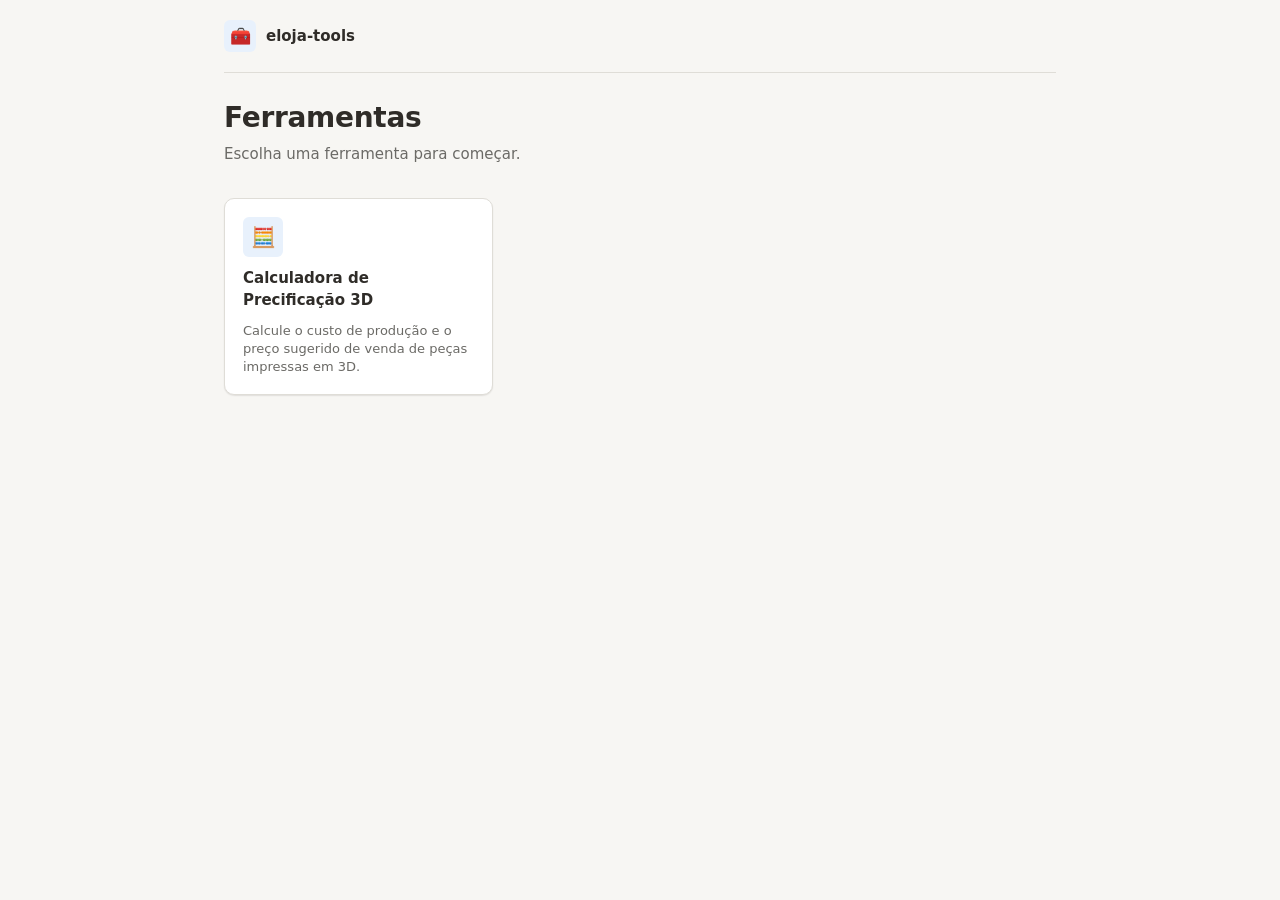
<file: index.html>
<!DOCTYPE html>
<html lang="pt-BR">
<head>
  <meta charset="UTF-8" />
  <meta name="viewport" content="width=device-width, initial-scale=1.0, viewport-fit=cover" />
  <meta name="theme-color" content="#f7f6f3" media="(prefers-color-scheme: light)" />
  <meta name="theme-color" content="#f7f6f3" media="(prefers-color-scheme: dark)" />
  <meta name="mobile-web-app-capable" content="yes" />
  <meta name="apple-mobile-web-app-capable" content="yes" />
  <meta name="apple-mobile-web-app-status-bar-style" content="default" />
  <meta name="apple-mobile-web-app-title" content="eloja-tools" />
  <title>eloja-tools — Ferramentas para lojistas</title>
  <link rel="stylesheet" href="css/main.css" />
</head>
<body>
  <div class="page">
    <header class="site-header">
      <span class="site-header__home">
        <span class="site-header__logo">🧰</span>
        eloja-tools
      </span>
    </header>

    <h1 class="page-title">Ferramentas</h1>
    <p class="page-subtitle">Escolha uma ferramenta para começar.</p>

    <div id="tool-grid" class="tool-grid"></div>
  </div>

  <script src="js/tools.js"></script>
  <script src="js/hub.js"></script>
</body>
</html>
</file>
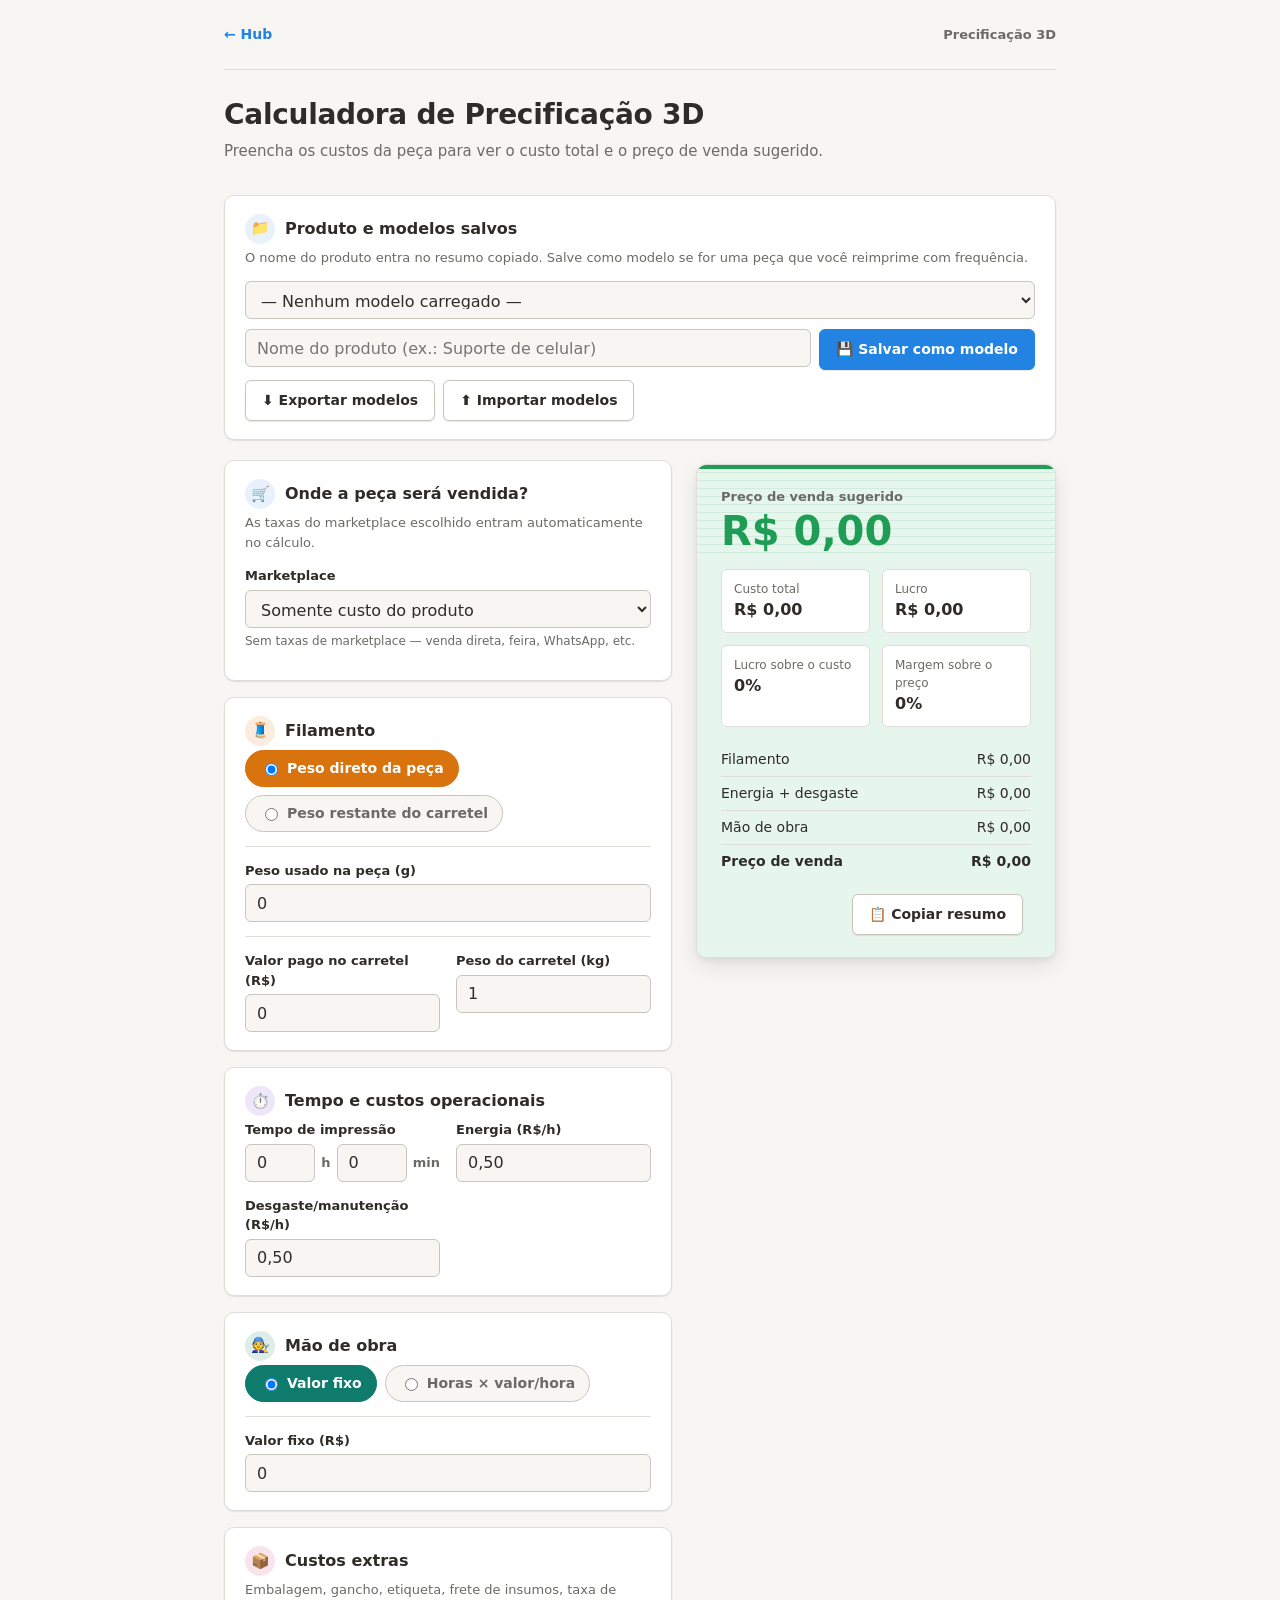
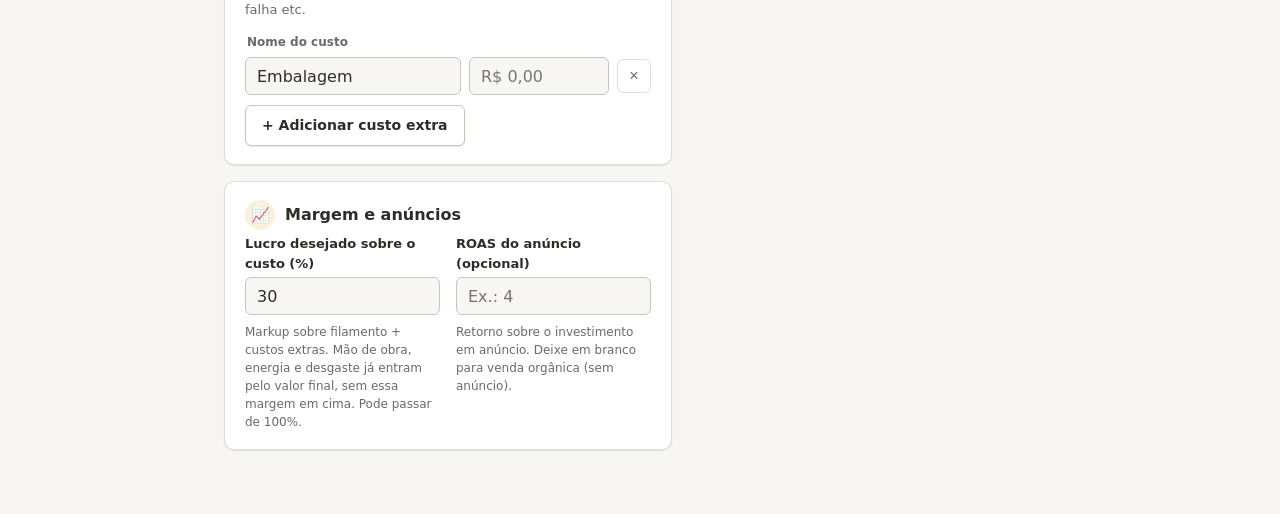
<file: tools/precificacao-3d/index.html>
<!DOCTYPE html>
<html lang="pt-BR">
<head>
  <meta charset="UTF-8" />
  <meta name="viewport" content="width=device-width, initial-scale=1.0, viewport-fit=cover" />
  <meta name="theme-color" content="#f7f6f3" media="(prefers-color-scheme: light)" />
  <meta name="theme-color" content="#f7f6f3" media="(prefers-color-scheme: dark)" />
  <meta name="mobile-web-app-capable" content="yes" />
  <meta name="apple-mobile-web-app-capable" content="yes" />
  <meta name="apple-mobile-web-app-status-bar-style" content="default" />
  <meta name="apple-mobile-web-app-title" content="Precificação 3D" />
  <title>Calculadora de Precificação 3D — eloja-tools</title>
  <link rel="stylesheet" href="../../css/main.css" />
  <link rel="stylesheet" href="calc.css" />
</head>
<body>
  <div class="page">
    <header class="site-header">
      <a class="site-header__back" href="../../index.html">← Hub</a>
      <span class="site-header__title">Precificação 3D</span>
    </header>

    <h1 class="page-title">Calculadora de Precificação 3D</h1>
    <p class="page-subtitle">
      Preencha os custos da peça para ver o custo total e o preço de venda sugerido.
    </p>

    <section class="form-section form-section--presets is-collapsed">
      <h2 class="form-section__title" role="button" tabindex="0" aria-expanded="false" aria-controls="section-body-presets">
        <span class="form-section__icon">📁</span>Produto e modelos salvos<span class="form-section__chevron" aria-hidden="true">⌄</span>
      </h2>
      <div class="form-section__body" id="section-body-presets">
        <p class="form-section__hint">O nome do produto entra no resumo copiado. Salve como modelo se for uma peça que você reimprime com frequência.</p>
        <div class="presets-bar">
          <select id="preset-select">
            <option value="">— Nenhum modelo carregado —</option>
          </select>
          <button type="button" class="button" id="preset-delete" hidden>🗑️ Excluir</button>
        </div>
        <div class="presets-save">
          <input type="text" id="preset-name" placeholder="Nome do produto (ex.: Suporte de celular)" />
          <button type="button" class="button button--primary" id="preset-save">💾 Salvar como modelo</button>
        </div>
        <p class="field-note" id="preset-note" hidden></p>

        <div class="presets-io">
          <button type="button" class="button" id="preset-export">⬇️ Exportar modelos</button>
          <button type="button" class="button" id="preset-import-trigger">⬆️ Importar modelos</button>
          <input type="file" id="preset-import-file" accept="application/json,.json" hidden />
        </div>

        <div class="import-picker" id="import-picker" hidden>
          <p class="import-picker__title">Escolha quais produtos importar:</p>
          <div class="import-picker__list" id="import-picker-list"></div>
          <div class="import-picker__actions">
            <button type="button" class="button button--primary" id="import-picker-confirm">Importar selecionados</button>
            <button type="button" class="button" id="import-picker-cancel">Cancelar</button>
          </div>
        </div>
      </div>
    </section>

    <div class="calculator-layout">
      <form id="calc-form">
        <section class="form-section form-section--marketplace">
          <h2 class="form-section__title" role="button" tabindex="0" aria-expanded="true" aria-controls="section-body-marketplace">
            <span class="form-section__icon">🛒</span>Onde a peça será vendida?<span class="form-section__chevron" aria-hidden="true">⌄</span>
          </h2>
          <div class="form-section__body" id="section-body-marketplace">
            <p class="form-section__hint">As taxas do marketplace escolhido entram automaticamente no cálculo.</p>
            <div class="form-grid">
              <div class="field">
                <label for="marketplace">Marketplace</label>
                <select id="marketplace" name="marketplace"></select>
              </div>
            </div>
            <p class="field-note" id="marketplace-note"></p>
          </div>
        </section>

        <section class="form-section form-section--filament">
          <h2 class="form-section__title" role="button" tabindex="0" aria-expanded="true" aria-controls="section-body-filament">
            <span class="form-section__icon">🧵</span>Filamento<span class="form-section__chevron" aria-hidden="true">⌄</span>
          </h2>
          <div class="form-section__body" id="section-body-filament">
            <div class="radio-group" id="weight-mode-group">
              <label><input type="radio" name="weightMode" value="direct" checked /> Peso direto da peça</label>
              <label><input type="radio" name="weightMode" value="diff" /> Peso restante do carretel</label>
            </div>
            <div class="form-grid form-grid--spaced">
              <div class="field" id="weight-direct-field">
                <label for="weightUsedG">Peso usado na peça (g)</label>
                <input type="text" inputmode="decimal" id="weightUsedG" name="weightUsedG" value="0" />
              </div>
              <div class="field" id="weight-before-field" hidden>
                <label for="weightBeforeG">Peso do carretel antes de imprimir (g)</label>
                <input type="text" inputmode="decimal" id="weightBeforeG" name="weightBeforeG" value="0" />
              </div>
              <div class="field" id="weight-after-field" hidden>
                <label for="weightAfterG">Peso do carretel depois de imprimir (g)</label>
                <input type="text" inputmode="decimal" id="weightAfterG" name="weightAfterG" value="0" />
              </div>
            </div>
            <p class="field-note" id="weight-diff-note" hidden></p>
            <div class="form-grid form-grid--spaced">
              <div class="field">
                <label for="spoolPriceBRL">Valor pago no carretel (R$)</label>
                <input type="text" inputmode="decimal" id="spoolPriceBRL" name="spoolPriceBRL" value="0" />
              </div>
              <div class="field">
                <label for="spoolWeightKg">Peso do carretel (kg)</label>
                <input type="text" inputmode="decimal" id="spoolWeightKg" name="spoolWeightKg" value="1" />
              </div>
            </div>
          </div>
        </section>

        <section class="form-section form-section--time">
          <h2 class="form-section__title" role="button" tabindex="0" aria-expanded="true" aria-controls="section-body-time">
            <span class="form-section__icon">⏱️</span>Tempo e custos operacionais<span class="form-section__chevron" aria-hidden="true">⌄</span>
          </h2>
          <div class="form-section__body" id="section-body-time">
            <div class="form-grid">
              <div class="field">
                <label for="printHoursPart">Tempo de impressão</label>
                <div class="time-input">
                  <input type="text" inputmode="numeric" id="printHoursPart" name="printHoursPart" value="0" />
                  <span class="time-input__unit">h</span>
                  <input type="text" inputmode="numeric" id="printMinutesPart" name="printMinutesPart" value="0" />
                  <span class="time-input__unit">min</span>
                </div>
              </div>
              <div class="field">
                <label for="powerCostPerHour">Energia (R$/h)</label>
                <input type="text" inputmode="decimal" id="powerCostPerHour" name="powerCostPerHour" value="0,50" />
              </div>
              <div class="field">
                <label for="wearCostPerHour">Desgaste/manutenção (R$/h)</label>
                <input type="text" inputmode="decimal" id="wearCostPerHour" name="wearCostPerHour" value="0,50" />
              </div>
            </div>
          </div>
        </section>

        <section class="form-section form-section--labor is-collapsed">
          <h2 class="form-section__title" role="button" tabindex="0" aria-expanded="false" aria-controls="section-body-labor">
            <span class="form-section__icon">🧑‍🔧</span>Mão de obra<span class="form-section__chevron" aria-hidden="true">⌄</span>
          </h2>
          <div class="form-section__body" id="section-body-labor">
            <div class="radio-group" id="labor-mode-group">
              <label><input type="radio" name="laborMode" value="fixed" checked /> Valor fixo</label>
              <label><input type="radio" name="laborMode" value="hourly" /> Horas × valor/hora</label>
            </div>
            <div class="form-grid form-grid--spaced">
              <div class="field" id="labor-fixed-field">
                <label for="laborFixedValue">Valor fixo (R$)</label>
                <input type="text" inputmode="decimal" id="laborFixedValue" name="laborFixedValue" value="0" />
              </div>
              <div class="field" id="labor-hours-field" hidden>
                <label for="laborHours">Horas de mão de obra</label>
                <input type="text" inputmode="decimal" id="laborHours" name="laborHours" value="0" />
              </div>
              <div class="field" id="labor-rate-field" hidden>
                <label for="laborHourlyRate">Valor por hora (R$)</label>
                <input type="text" inputmode="decimal" id="laborHourlyRate" name="laborHourlyRate" value="0" />
              </div>
            </div>
          </div>
        </section>

        <section class="form-section form-section--extra is-collapsed">
          <h2 class="form-section__title" role="button" tabindex="0" aria-expanded="false" aria-controls="section-body-extra">
            <span class="form-section__icon">📦</span>Custos extras<span class="form-section__chevron" aria-hidden="true">⌄</span>
          </h2>
          <div class="form-section__body" id="section-body-extra">
            <p class="form-section__hint">Embalagem, gancho, etiqueta, frete de insumos, taxa de falha etc.</p>
            <div class="extra-items__header">
              <span>Nome do custo</span>
              <span>Valor (R$)</span>
            </div>
            <div class="extra-items" id="extra-items"></div>
            <button type="button" class="button" id="add-extra-item">+ Adicionar custo extra</button>
          </div>
        </section>

        <section class="form-section form-section--margin is-collapsed">
          <h2 class="form-section__title" role="button" tabindex="0" aria-expanded="false" aria-controls="section-body-margin">
            <span class="form-section__icon">📈</span>Margem e anúncios<span class="form-section__chevron" aria-hidden="true">⌄</span>
          </h2>
          <div class="form-section__body" id="section-body-margin">
            <div class="form-grid">
              <div class="field">
                <label for="marginPercent">Lucro desejado sobre o custo (%)</label>
                <input type="text" inputmode="decimal" id="marginPercent" name="marginPercent" value="30" />
                <span class="field-note">Markup sobre filamento + custos extras. Mão de obra, energia e desgaste já entram pelo valor final, sem essa margem em cima. Pode passar de 100%.</span>
              </div>
              <div class="field">
                <label for="roas">ROAS do anúncio (opcional)</label>
                <input type="text" inputmode="decimal" id="roas" name="roas" placeholder="Ex.: 4" />
                <span class="field-note">Retorno sobre o investimento em anúncio. Deixe em branco para venda orgânica (sem anúncio).</span>
              </div>
            </div>
          </div>
        </section>
      </form>

      <aside class="result-panel">
        <div id="result"></div>
      </aside>
    </div>
  </div>

  <div class="mobile-price-bar" id="mobile-price-bar" hidden>
    <div class="mobile-price-bar__info">
      <span class="mobile-price-bar__label">Preço sugerido</span>
      <span class="mobile-price-bar__value" id="mobile-price-value">—</span>
    </div>
    <button type="button" class="button button--primary" id="mobile-sheet-open">Ver detalhes</button>
  </div>

  <div class="sheet-backdrop" id="sheet-backdrop" hidden></div>
  <div class="bottom-sheet" id="bottom-sheet" hidden aria-hidden="true" role="dialog" aria-label="Detalhamento do preço">
    <div class="bottom-sheet__handle-area">
      <div class="bottom-sheet__handle"></div>
      <button type="button" class="bottom-sheet__close" id="sheet-close" aria-label="Fechar">✕</button>
    </div>
    <div class="bottom-sheet__body" id="sheet-body"></div>
  </div>

  <script src="../../js/marketplace-fees.js"></script>
  <script src="../../js/pricing.js"></script>
  <script src="calc.js"></script>
</body>
</html>
</file>
<file: css/main.css>
/* eloja-tools — tema compartilhado (estilo minimalista, inspirado no Notion) */

:root {
  --color-bg: #f7f6f3;
  --color-surface: #ffffff;
  --color-border: #dfddd7;
  --color-border-strong: #c8c5bd;
  --color-text: #2f2c28;
  --color-text-muted: #6b6a66;
  --color-accent: #2383e2;
  --color-accent-strong: #1c6fc4;
  --color-accent-bg: #e8f1fc;
  --color-warn-bg: #fdf0ed;
  --color-warn-border: #f2c4bb;
  --color-warn-text: #9c3a26;

  --radius: 10px;
  --radius-sm: 6px;
  --max-width: 880px;
  --shadow-card: 0 1px 2px rgba(30, 25, 15, 0.06), 0 1px 1px rgba(30, 25, 15, 0.04);
  --shadow-card-hover: 0 8px 20px rgba(30, 25, 15, 0.1), 0 2px 6px rgba(30, 25, 15, 0.06);

  color-scheme: light;
}

* {
  box-sizing: border-box;
}

[hidden] {
  display: none !important;
}

html,
body {
  margin: 0;
  padding: 0;
}

body {
  background: var(--color-bg);
  color: var(--color-text);
  font-family: -apple-system, BlinkMacSystemFont, "Segoe UI", system-ui,
    Helvetica, Arial, sans-serif;
  font-size: 16px;
  line-height: 1.5;
  -webkit-font-smoothing: antialiased;
}

.page {
  max-width: var(--max-width);
  margin: 0 auto;
  padding: 0 24px 64px;
}

/* Cabeçalho */

.site-header {
  display: flex;
  align-items: center;
  gap: 12px;
  padding: 20px 0;
  margin-bottom: 8px;
  border-bottom: 1px solid var(--color-border);
}

.site-header__title {
  margin-left: auto;
  font-size: 13px;
  font-weight: 700;
  color: var(--color-text-muted);
}

/* Em telas de celular o header vira uma barra de app: fica fixa no topo,
   encolhe e ganha um leve desfoque atrás do conteúdo que passa por baixo. */
@media (max-width: 640px) {
  .site-header {
    position: sticky;
    top: 0;
    z-index: 30;
    margin: 0 -24px 8px;
    padding: max(12px, env(safe-area-inset-top)) 24px 12px;
    background: var(--color-bg);
    background: color-mix(in srgb, var(--color-bg) 88%, transparent);
    backdrop-filter: blur(10px);
    -webkit-backdrop-filter: blur(10px);
  }
}

.site-header__home {
  display: flex;
  align-items: center;
  gap: 10px;
  text-decoration: none;
  color: var(--color-text);
  font-weight: 700;
  font-size: 15px;
}

.site-header__logo {
  display: inline-flex;
  align-items: center;
  justify-content: center;
  width: 32px;
  height: 32px;
  border-radius: var(--radius-sm);
  background: var(--color-accent-bg);
  font-size: 17px;
  line-height: 1;
}

.site-header__back {
  display: inline-flex;
  align-items: center;
  gap: 6px;
  text-decoration: none;
  color: var(--color-accent);
  font-weight: 600;
  font-size: 14px;
  padding: 4px 0;
}

.site-header__back:hover {
  color: var(--color-accent-strong);
}

/* Título de página */

.page-title {
  margin: 24px 0 4px;
  font-size: 28px;
  font-weight: 800;
  letter-spacing: -0.01em;
  color: var(--color-text);
}

.page-subtitle {
  margin: 0 0 32px;
  color: var(--color-text-muted);
  font-size: 15px;
}

/* Grade de ferramentas */

.tool-grid {
  display: grid;
  grid-template-columns: repeat(auto-fill, minmax(220px, 1fr));
  gap: 12px;
}

.tool-card {
  display: flex;
  flex-direction: column;
  gap: 10px;
  padding: 18px;
  border: 1px solid var(--color-border);
  border-radius: var(--radius);
  background: var(--color-surface);
  text-decoration: none;
  color: inherit;
  box-shadow: var(--shadow-card);
  transition: box-shadow 0.15s ease, border-color 0.15s ease, transform 0.15s ease;
}

.tool-card:hover {
  box-shadow: var(--shadow-card-hover);
  border-color: var(--color-accent);
  transform: translateY(-2px);
}

.tool-card[aria-disabled="true"] {
  cursor: default;
  opacity: 0.6;
}

.tool-card[aria-disabled="true"]:hover {
  box-shadow: var(--shadow-card);
  border-color: var(--color-border);
  transform: none;
}

.tool-card__icon {
  display: inline-flex;
  align-items: center;
  justify-content: center;
  width: 40px;
  height: 40px;
  border-radius: var(--radius-sm);
  background: var(--color-accent-bg);
  font-size: 20px;
  line-height: 1;
}

.tool-card__name {
  font-weight: 700;
  font-size: 15px;
}

.tool-card__description {
  color: var(--color-text-muted);
  font-size: 13px;
  line-height: 1.4;
}

.tool-card__badge {
  align-self: flex-start;
  font-size: 12px;
  font-weight: 600;
  color: var(--color-accent);
  background: var(--color-accent-bg);
  border-radius: 4px;
  padding: 2px 7px;
}

/* Estado vazio */

.empty-state {
  padding: 32px 16px;
  border: 1px dashed var(--color-border);
  border-radius: var(--radius);
  color: var(--color-text-muted);
  text-align: center;
  font-size: 14px;
}

/* Conteúdo simples de página interna (placeholder de ferramenta) */

.tool-page {
  padding: 40px 0;
}

.tool-page__notice {
  margin-top: 16px;
  padding: 16px;
  border: 1px solid var(--color-border);
  border-radius: var(--radius);
  background: var(--color-accent-bg);
  color: var(--color-text);
  font-size: 14px;
}

/* Formulários (compartilhado entre ferramentas) */

.form-section {
  --section-accent: var(--color-accent);
  --section-accent-bg: var(--color-accent-bg);
  margin-top: 16px;
  padding: 18px 20px;
  border: 1px solid var(--color-border);
  border-radius: var(--radius);
  background: var(--color-surface);
  box-shadow: var(--shadow-card);
}

.form-section:first-of-type {
  margin-top: 20px;
}

/* Uma cor de destaque por seção, na ordem em que aparecem no formulário. */
.form-section--marketplace {
  --section-accent: #2383e2;
  --section-accent-bg: #e8f1fc;
}
.form-section--filament {
  --section-accent: #d9730d;
  --section-accent-bg: #fbecdd;
}
.form-section--time {
  --section-accent: #9065b0;
  --section-accent-bg: #f0e6fa;
}
.form-section--labor {
  --section-accent: #0f7b6c;
  --section-accent-bg: #ddedea;
}
.form-section--extra {
  --section-accent: #c14c8a;
  --section-accent-bg: #f9e4ee;
}
.form-section--margin {
  --section-accent: #b7791f;
  --section-accent-bg: #fbf1da;
}

.form-section__title {
  display: flex;
  align-items: center;
  gap: 10px;
  margin: 0 0 4px;
  font-size: 16px;
  font-weight: 700;
}

.form-section__icon {
  display: inline-flex;
  align-items: center;
  justify-content: center;
  width: 30px;
  height: 30px;
  border-radius: 50%;
  background: var(--section-accent-bg);
  font-size: 15px;
  line-height: 1;
  flex-shrink: 0;
}

.form-section__hint {
  margin: 0 0 14px;
  color: var(--color-text-muted);
  font-size: 13px;
}

.form-grid {
  display: grid;
  grid-template-columns: repeat(auto-fit, minmax(180px, 1fr));
  gap: 14px 16px;
  align-items: start;
}

.form-grid--spaced {
  margin-top: 14px;
  padding-top: 14px;
  border-top: 1px solid var(--color-border);
}

.field {
  display: flex;
  flex-direction: column;
  gap: 4px;
  min-width: 0;
}

.field label {
  font-size: 13px;
  font-weight: 600;
  color: var(--color-text);
}

.field .field__hint {
  font-size: 12px;
  color: var(--color-text-muted);
}

input[type="number"],
input[type="text"],
select {
  font: inherit;
  font-variant-numeric: tabular-nums;
  padding: 9px 11px;
  border: 1px solid var(--color-border-strong);
  border-radius: var(--radius-sm);
  background: var(--color-bg);
  color: var(--color-text);
  width: 100%;
  height: 38px;
}

input[type="number"]:focus,
input[type="text"]:focus,
select:focus {
  outline: 2px solid var(--section-accent, var(--color-accent));
  outline-offset: -1px;
  border-color: var(--section-accent, var(--color-accent));
}

.radio-group {
  display: flex;
  gap: 8px;
  flex-wrap: wrap;
}

.radio-group label {
  display: inline-flex;
  align-items: center;
  gap: 6px;
  padding: 7px 14px;
  border: 1px solid var(--color-border-strong);
  border-radius: 999px;
  background: var(--color-bg);
  font-size: 14px;
  font-weight: 600;
  color: var(--color-text-muted);
  cursor: pointer;
  transition: background 0.15s ease, color 0.15s ease, border-color 0.15s ease;
}

.radio-group label:has(input:checked) {
  background: var(--section-accent);
  border-color: var(--section-accent);
  color: #fff;
}

/* Lista dinâmica de custos extras */

.extra-items__header {
  display: grid;
  grid-template-columns: 1fr 140px 34px;
  gap: 8px;
  padding: 0 2px 6px;
  font-size: 12px;
  font-weight: 600;
  color: var(--color-text-muted);
}

.extra-items__header span:last-child {
  visibility: hidden;
}

.extra-items {
  display: flex;
  flex-direction: column;
  gap: 8px;
  margin-bottom: 10px;
}

.extra-item {
  display: grid;
  grid-template-columns: 1fr 140px 34px;
  gap: 8px;
  align-items: center;
}

.extra-item__remove {
  border: 1px solid var(--color-border);
  background: var(--color-surface);
  border-radius: 6px;
  width: 34px;
  height: 34px;
  cursor: pointer;
  color: var(--color-text-muted);
  font-size: 16px;
  line-height: 1;
}

.extra-item__remove:hover {
  color: #c0392b;
  border-color: #c0392b;
}

.button {
  display: inline-flex;
  align-items: center;
  gap: 6px;
  padding: 9px 16px;
  border-radius: var(--radius-sm);
  border: 1px solid var(--color-border-strong);
  background: var(--color-surface);
  color: var(--color-text);
  font: inherit;
  font-size: 14px;
  font-weight: 600;
  cursor: pointer;
  box-shadow: var(--shadow-card);
}

.button:hover {
  border-color: var(--section-accent, var(--color-accent));
  color: var(--section-accent, var(--color-accent-strong));
}

.button--primary {
  border-color: var(--color-accent);
  background: var(--color-accent);
  color: #fff;
}

.button--primary:hover {
  background: #1c6fc4;
  border-color: #1c6fc4;
}

/* Resultado */

.result-card {
  --result-accent: #1f9d55;
  --result-accent-bg: #e6f6ec;
  position: relative;
  margin-top: 24px;
  padding: 22px 24px;
  border: 1px solid var(--color-border);
  border-radius: var(--radius);
  background: var(--result-accent-bg);
  box-shadow: var(--shadow-card-hover);
  overflow: hidden;
}

/* Faixa de "camadas de impressão" atrás do preço — só decorativa, confinada
   ao topo do card para não atrapalhar a leitura do detalhamento abaixo. */
.result-card::before {
  content: "";
  position: absolute;
  inset: 0 0 auto 0;
  height: 88px;
  background: repeating-linear-gradient(
    to bottom,
    transparent 0,
    transparent 7px,
    color-mix(in srgb, var(--result-accent-bg) 100%, var(--result-accent) 12%) 7px,
    color-mix(in srgb, var(--result-accent-bg) 100%, var(--result-accent) 12%) 8px
  );
}

.result-card::after {
  content: "";
  position: absolute;
  inset: 0 0 auto 0;
  height: 4px;
  background: var(--result-accent);
}

.result-card__price-label,
.result-card__price {
  position: relative;
}

.result-card__price {
  font-size: 40px;
  font-weight: 800;
  font-variant-numeric: tabular-nums;
  color: var(--result-accent);
  line-height: 1.1;
}

.result-card__price-label {
  font-size: 13px;
  font-weight: 600;
  color: var(--color-text-muted);
  margin-bottom: 2px;
}

.result-card__stats {
  display: grid;
  grid-template-columns: repeat(auto-fit, minmax(140px, 1fr));
  gap: 12px;
  margin-top: 16px;
}

.result-stat {
  padding: 10px 12px;
  background: var(--color-surface);
  border: 1px solid var(--color-border);
  border-radius: 6px;
}

.result-stat__label {
  font-size: 12px;
  color: var(--color-text-muted);
}

.result-stat__value {
  font-size: 16px;
  font-weight: 600;
  font-variant-numeric: tabular-nums;
}

.breakdown {
  margin-top: 16px;
}

.breakdown__row {
  display: flex;
  justify-content: space-between;
  padding: 6px 0;
  border-bottom: 1px solid var(--color-border);
  font-size: 14px;
  font-variant-numeric: tabular-nums;
}

.breakdown__row:last-child {
  border-bottom: none;
  font-weight: 600;
}

.error-banner {
  margin-top: 24px;
  padding: 14px 16px;
  border: 1px solid var(--color-warn-border);
  border-radius: var(--radius);
  background: var(--color-warn-bg);
  color: var(--color-warn-text);
  font-size: 14px;
}

.field-note {
  font-size: 12px;
  color: var(--color-text-muted);
  margin-top: 4px;
}
</file>
<file: tools/precificacao-3d/calc.css>
/* Estilos específicos da calculadora de precificação 3D. */

/* Ponto de corte único usado por todo o "app shell" de celular: barra
   superior fixa, acordeão de seções, resultado em bottom sheet e barra de
   preço. Acima disso o layout de duas colunas (calculator-layout) já resolve
   sozinho, sem precisar de nenhum desses recursos. */

/* --- Layout: form + resultado sempre visível ------------------------- */

.calculator-layout {
  display: grid;
  grid-template-columns: minmax(0, 1fr) 360px;
  gap: 24px;
  align-items: start;
}

.result-panel {
  position: sticky;
  top: 16px;
}

@media (max-width: 900px) {
  .calculator-layout {
    grid-template-columns: 1fr;
  }

  .result-panel {
    position: static;
  }
}

/* --- Barra de preço fixa (mobile) ------------------------------------- */

.mobile-price-bar {
  position: fixed;
  left: 0;
  right: 0;
  bottom: 0;
  z-index: 20;
  display: flex;
  align-items: center;
  justify-content: space-between;
  gap: 12px;
  padding: 10px 16px max(10px, env(safe-area-inset-bottom));
  background: var(--color-surface);
  border-top: 1px solid var(--color-border);
  box-shadow: 0 -4px 16px rgba(30, 25, 15, 0.1);
}

@media (min-width: 641px) {
  .mobile-price-bar {
    display: none !important;
  }
}

@media (max-width: 640px) {
  /* Espaço pra barra de preço fixa não cobrir o final do formulário. */
  .page {
    padding-bottom: 84px;
  }
}

.mobile-price-bar__info {
  display: flex;
  flex-direction: column;
  min-width: 0;
}

.mobile-price-bar__label {
  font-size: 11px;
  color: var(--color-text-muted);
}

.mobile-price-bar__value {
  font-size: 18px;
  font-weight: 800;
  font-variant-numeric: tabular-nums;
  color: #1f9d55;
}

/* --- Modelos salvos (presets) ------------------------------------------ */

.presets-bar,
.presets-save {
  display: flex;
  gap: 8px;
  margin-top: 10px;
}

.presets-bar select {
  flex: 1;
}

.presets-save input[type="text"] {
  flex: 1;
}

@media (max-width: 520px) {
  .presets-bar,
  .presets-save,
  .presets-io {
    flex-direction: column;
  }
}

.presets-io {
  display: flex;
  gap: 8px;
  margin-top: 10px;
}

.import-picker {
  margin-top: 14px;
  padding: 14px;
  border: 1px solid var(--color-border);
  border-radius: var(--radius-sm);
  background: var(--color-bg);
}

.import-picker__title {
  margin: 0 0 8px;
  font-size: 13px;
  font-weight: 600;
}

.import-picker__list {
  display: flex;
  flex-direction: column;
  gap: 6px;
  max-height: 220px;
  overflow-y: auto;
}

.import-picker__item {
  display: flex;
  align-items: center;
  gap: 8px;
  font-size: 14px;
}

.import-picker__item input[type="checkbox"] {
  width: 16px;
  height: 16px;
  flex-shrink: 0;
}

.import-picker__item-rename {
  font-size: 12px;
  color: var(--color-text-muted);
}

.import-picker__actions {
  display: flex;
  gap: 8px;
  margin-top: 12px;
}

/* --- Peso por diferença -------------------------------------------------- */

#weight-diff-note {
  margin-top: -6px;
}

/* --- Tempo em h / min ---------------------------------------------------- */

.time-input {
  display: grid;
  grid-template-columns: 1fr auto 1fr auto;
  gap: 6px;
  align-items: center;
}

.time-input__unit {
  font-size: 13px;
  color: var(--color-text-muted);
  font-weight: 600;
}

/* --- Selo de lucro (saudável / apertado / no vermelho) -------------------- */

.result-card__price-row {
  display: flex;
  align-items: baseline;
  flex-wrap: wrap;
}

.profit-badge {
  display: inline-flex;
  align-items: center;
  gap: 6px;
  padding: 4px 10px;
  border-radius: 999px;
  font-size: 12px;
  font-weight: 700;
  margin-left: 10px;
  vertical-align: middle;
}

.profit-badge--good {
  background: #e6f6ec;
  color: #1f9d55;
}

.profit-badge--ok {
  background: #fbf1da;
  color: #b7791f;
}

.profit-badge--bad {
  background: var(--color-warn-bg);
  color: var(--color-warn-text);
}

/* --- Faixa de taxa do marketplace ----------------------------------------- */

.fee-tier-note {
  margin-top: 8px;
  font-size: 12px;
  color: var(--color-text-muted);
}

/* --- Ações do resultado (copiar resumo) ------------------------------------ */

.result-card__actions {
  margin-top: 16px;
  display: flex;
  justify-content: flex-end;
}

.copy-feedback {
  font-size: 12px;
  color: #1f9d55;
  font-weight: 600;
  margin-left: 8px;
  align-self: center;
}

/* --- Acordeão de seções (mobile) ------------------------------------------
   Os cabeçalhos das seções viram alvo clicável em qualquer largura (é
   inofensivo no desktop, já que a regra que esconde o corpo da seção só
   existe dentro do media query abaixo — no desktop tudo continua sempre
   visível, do jeito que já estava aprovado). */

.form-section__title[role="button"] {
  width: 100%;
  -webkit-tap-highlight-color: transparent;
}

.form-section__title[role="button"]:focus-visible {
  outline: 2px solid var(--section-accent, var(--color-accent));
  outline-offset: 3px;
  border-radius: 4px;
}

.form-section__chevron {
  display: none;
}

@media (max-width: 640px) {
  .form-section__title[role="button"] {
    cursor: pointer;
  }

  .form-section__chevron {
    display: inline-block;
    margin-left: auto;
    color: var(--color-text-muted);
    font-size: 20px;
    line-height: 1;
    transition: transform 0.2s ease;
  }

  .form-section.is-collapsed .form-section__chevron {
    transform: rotate(-90deg);
  }

  .form-section.is-collapsed .form-section__body {
    display: none;
  }

  /* Alvo de toque confortável (≥44px) nos campos e botões mais usados. */
  input[type="number"],
  input[type="text"],
  select,
  .button {
    min-height: 44px;
  }

  .extra-item__remove {
    width: 40px;
    height: 40px;
  }
}

/* --- Bottom sheet do resultado (mobile) ------------------------------------
   No desktop o resultado mora sempre em .result-panel (barra lateral fixa).
   No celular, o mesmo nó #result é movido pra dentro do sheet — ver
   `placeResultNode()` em calc.js — e só aparece quando o usuário toca em
   "Ver detalhes" na barra de preço fixa. */

.sheet-backdrop {
  position: fixed;
  inset: 0;
  z-index: 40;
  background: rgba(20, 18, 14, 0.45);
  opacity: 0;
  transition: opacity 0.25s ease;
}

.sheet-backdrop.is-open {
  opacity: 1;
}

.bottom-sheet {
  position: fixed;
  left: 0;
  right: 0;
  bottom: 0;
  z-index: 41;
  display: flex;
  flex-direction: column;
  max-height: 85vh;
  background: var(--color-bg);
  border-radius: 20px 20px 0 0;
  box-shadow: 0 -10px 30px rgba(30, 25, 15, 0.2);
  padding-bottom: env(safe-area-inset-bottom, 0px);
  transform: translateY(100%);
  transition: transform 0.28s cubic-bezier(0.32, 0.72, 0, 1);
}

.bottom-sheet.is-open {
  transform: translateY(0);
}

.bottom-sheet__handle-area {
  position: relative;
  display: flex;
  justify-content: center;
  align-items: center;
  flex-shrink: 0;
  padding: 10px 0 4px;
}

.bottom-sheet__handle {
  width: 36px;
  height: 4px;
  border-radius: 999px;
  background: var(--color-border-strong);
}

.bottom-sheet__close {
  position: absolute;
  right: 12px;
  top: 6px;
  width: 32px;
  height: 32px;
  border-radius: 50%;
  border: none;
  background: var(--color-surface);
  color: var(--color-text-muted);
  font-size: 15px;
  line-height: 1;
  cursor: pointer;
}

.bottom-sheet__body {
  overflow-y: auto;
  padding: 4px 20px 20px;
}

.bottom-sheet__body .result-card {
  margin-top: 8px;
}

@media (min-width: 641px) {
  .sheet-backdrop,
  .bottom-sheet {
    display: none !important;
  }
}

@media (prefers-reduced-motion: reduce) {
  .bottom-sheet,
  .sheet-backdrop,
  .form-section__chevron {
    transition: none;
  }
}
</file>
